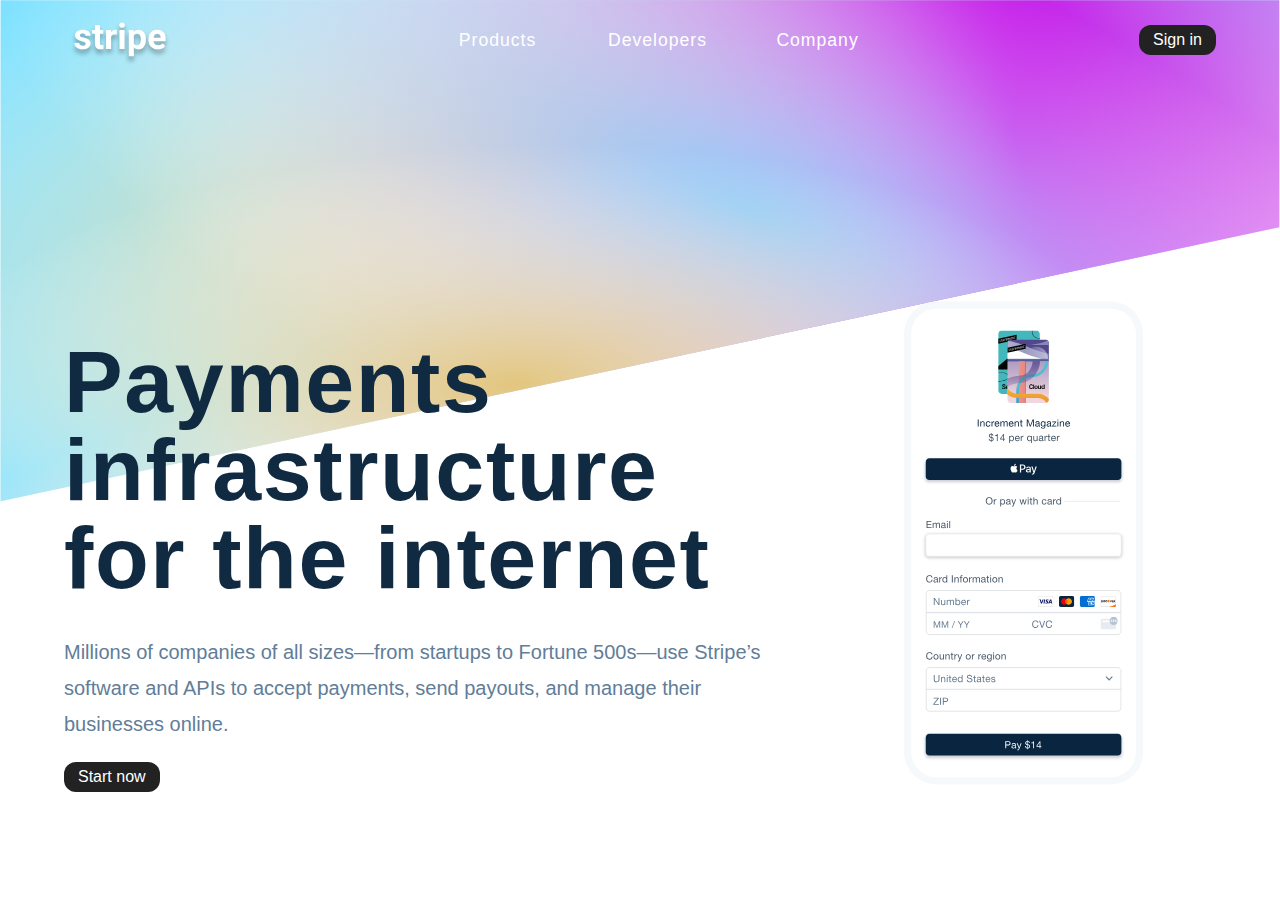
<file: index.html>
<!DOCTYPE html>
<html lang="en">
  <head>
    <meta charset="UTF-8" />
    <meta name="viewport" content="width=device-width, initial-scale=1.0" />
    <title>Clever Akanimoh - Stripe Menu</title>
    <!-- font-awesome -->
    <link
      rel="stylesheet"
      href="https://cdnjs.cloudflare.com/ajax/libs/font-awesome/5.14.0/css/all.min.css"
    />

    <!-- stylesheet -->
    <link rel="stylesheet" href="style.css" />
  </head>
  <body>
    <!-- navbar -->
    <nav class="nav">
      <div class="nav-center">
        <div class="nav-header">
          <img src="logo.svg" class="nav-logo" alt="" />
          <button class="btn toggle-btn">
            <i class="fas fa-bars"></i>
          </button>
        </div>
        <ul class="nav-links">
          <li>
            <button class="link-btn">products</button>
          </li>
          <li>
            <button class="link-btn">developers</button>
          </li>
          <li>
            <button class="link-btn">company</button>
          </li>
        </ul>
        <button class="btn signin-btn">Sign in</button>
      </div>
    </nav>
    <!-- hero  -->
    <section class="hero">
      <div class="hero-center">
        <article class="hero-info">
          <h1>
            Payments infrastructure <br />
            for the internet
          </h1>
          <p>
            Millions of companies of all sizes—from startups to Fortune 500s—use
            Stripe’s software and APIs to accept payments, send payouts, and
            manage their businesses online.
          </p>
          <button class="btn">Start now</button>
        </article>
        <article class="hero-images">
          <img src="phone.svg" class="phone-img" alt="" />
        </article>
      </div>
    </section>
    <!-- sidebar -->
    <div class="sidebar-wrapper">
      <aside class="sidebar">
        <button class="close-btn">
          <i class="fas fa-times"></i>
        </button>
        <div class="sidebar-links"></div>
        <!-- links -->
      </aside>
    </div>
    <!-- links -->
    <aside class="submenu"></aside>
    <script type="module" src="app.js"></script>
  </body>
</html>
</file>
<file: style.css>
/*
=============== 
Variables
===============
*/

:root {
  /* dark shades of primary color*/
  --clr-primary-1: hsl(205, 86%, 17%);
  --clr-primary-2: hsl(205, 77%, 27%);
  --clr-primary-3: hsl(205, 72%, 37%);
  --clr-primary-4: hsl(205, 63%, 48%);
  /* primary/main color */
  --clr-primary-5: hsl(205, 78%, 60%);
  /* lighter shades of primary color */
  --clr-primary-6: hsl(205, 89%, 70%);
  --clr-primary-7: hsl(205, 90%, 76%);
  --clr-primary-8: hsl(205, 86%, 81%);
  --clr-primary-9: hsl(205, 90%, 88%);
  --clr-primary-10: hsl(205, 100%, 96%);
  /* darkest grey - used for headings */
  --clr-grey-1: hsl(209, 61%, 16%);
  --clr-grey-2: hsl(211, 39%, 23%);
  --clr-grey-3: hsl(209, 34%, 30%);
  --clr-grey-4: hsl(209, 28%, 39%);
  /* grey used for paragraphs */
  --clr-grey-5: hsl(210, 22%, 49%);
  --clr-grey-6: hsl(209, 23%, 60%);
  --clr-grey-7: hsl(211, 27%, 70%);
  --clr-grey-8: hsl(210, 31%, 80%);
  --clr-grey-9: hsl(212, 33%, 89%);
  --clr-grey-10: hsl(210, 36%, 96%);
  --clr-white: #fff;
  --clr-red-dark: hsl(360, 67%, 44%);
  --clr-red-light: hsl(360, 71%, 66%);
  --clr-green-dark: hsl(125, 67%, 44%);
  --clr-green-light: hsl(125, 71%, 66%);
  --clr-black: #222;

  --transition: all 0.3s linear;
  --spacing: 0.1rem;
  --radius: 0.75rem;
  --light-shadow: 0 5px 15px rgba(0, 0, 0, 0.1);
  --dark-shadow: 0 5px 15px rgba(0, 0, 0, 0.2);
  --max-width: 1170px;
  --fixed-width: 620px;
}
/*
=============== 
Global Styles
===============
*/

*,
::after,
::before {
  margin: 0;
  padding: 0;
  box-sizing: border-box;
}
body {
  font-family: -apple-system, BlinkMacSystemFont, 'Segoe UI', Roboto, Oxygen,
    Ubuntu, Cantarell, 'Open Sans', 'Helvetica Neue', sans-serif;
  background: var(--clr-white);
  color: var(--clr-grey-1);
  line-height: 1.5;
  font-size: 0.875rem;
}
ul {
  list-style-type: none;
}
a {
  text-decoration: none;
}
h1,
h2,
h3,
h4 {
  letter-spacing: var(--spacing);
  text-transform: capitalize;
  line-height: 1.25;
  margin-bottom: 0.75rem;
}
h1 {
  font-size: 2.75rem;
}
h2 {
  font-size: 2rem;
}
h3 {
  font-size: 1.25rem;
}
h4 {
  font-size: 0.875rem;
}
p {
  margin-bottom: 1.25rem;
  color: var(--clr-grey-5);
}
@media screen and (min-width: 800px) {
  h1 {
    font-size: 4rem;
  }
  h2 {
    font-size: 2.5rem;
  }
  h3 {
    font-size: 1.75rem;
  }
  h4 {
    font-size: 1rem;
  }
  body {
    font-size: 1rem;
  }
  h1,
  h2,
  h3,
  h4 {
    line-height: 1;
  }
}

/*
=============== 
Stripe Styles
===============
*/
.nav {
  height: 5rem;
  display: flex;
  align-items: center;
  justify-content: center;
  background: transparent;
  position: relative;
  z-index: 1;
}
.nav-center {
  width: 90vw;
  max-width: var(--max-width);
}
.nav-header {
  display: flex;
  justify-content: space-between;
  align-items: center;
}
.btn {
  font-size: 1rem;
  padding: 0.25rem 0.75rem;
  border-radius: var(--radius);
  border-color: transparent;
  color: white;
  background: var(--clr-black);
  cursor: pointer;
  transition: var(--transition);
}
.btn:hover {
  background: var(--clr-grey-5);
}
.nav-links {
  display: none;
}
.signin-btn {
  display: none;
}
.hero::before {
  content: '';
  position: absolute;
  width: 100%;
  height: 65%;
  top: 0;
  left: 0;
  background: url(hero.svg);
  background-size: cover;
  background-repeat: no-repeat;
  z-index: -1;
}
.hero {
  position: relative;
  min-height: 100vh;
  margin-top: -5rem;
  display: grid;
  grid-template-columns: 1fr;
  justify-items: center;
}
.hero-center {
  width: 90vw;
  max-width: var(--max-width);
  display: grid;
  align-items: center;
}

.hero-info h1 {
  text-transform: none;
  max-width: 500px;
  margin-bottom: 2rem;
}
.hero-info p {
  max-width: 35em;
  line-height: 1.8;
}
.hero-images {
  display: none;
}

/* nav media query */
@media screen and (min-width: 800px) {
  .nav-center {
    display: grid;
    grid-template-columns: auto 1fr auto;
    align-items: center;
  }
  .toggle-btn {
    display: none;
  }
  .signin-btn {
    display: inline-block;
  }
  .nav-links {
    display: block;
    justify-self: center;
    display: grid;
    grid-template-columns: 1fr 1fr 1fr;
    text-align: center;
    height: 100%;
    display: grid;
    align-items: center;
  }
  .nav-links li {
    height: 100%;
  }
  .link-btn {
    height: 100%;
    background: transparent;
    border-color: transparent;
    font-size: 1.1rem;
    color: white;
    text-transform: capitalize;
    letter-spacing: 1px;
    width: 10rem;
  }
}

/* hero media query */
@media screen and (min-width: 800px) {
  .hero::before {
    background-size: contain;
    height: 100%;
  }
  .hero-center {
    grid-template-columns: 2fr 1fr;
  }

  .hero-info h1 {
    font-size: 3rem;
  }
  .hero-info p {
    font-size: 1.25rem;
  }
  .hero-images {
    display: block;
    justify-self: center;
  }
  .phone-img {
    width: 12rem;
  }
}

@media screen and (min-width: 1200px) {
  .hero-center {
    grid-template-columns: 2fr 1fr;
    align-items: end;
    padding-bottom: 12vh;
  }
  .hero-info h1 {
    max-width: 100%;
    font-size: 5.5rem;
  }
  .hero-images {
    align-self: end;
  }
  .phone-img {
    width: 15rem;
  }
}
@media screen and (min-width: 1400px) {
  .hero-center {
    padding-bottom: 20vh;
  }
  .phone-img {
    width: 17rem;
  }
}

/* sidebar */
.sidebar-wrapper {
  position: fixed;
  top: 0;
  left: 0;
  width: 100%;
  height: 100%;
  display: grid;
  place-items: center;
  visibility: hidden;
  z-index: -999;
  transition: var(--transition);
  transform: scale(0);
  background: rgba(0, 0, 0, 0.5);
}
.sidebar-wrapper.show {
  visibility: visible;
  z-index: 2;
  transform: scale(1);
}
.sidebar {
  width: 90vw;
  height: 95vh;
  max-width: var(--fixed-width);
  background: var(--clr-white);
  border-radius: var(--radius);
  box-shadow: var(--dark-shadow);
  position: relative;
  padding: 4rem 2rem;
}
.close-btn {
  font-size: 2rem;
  background: transparent;
  border-color: transparent;
  color: var(--clr-grey-5);
  position: absolute;
  top: 1rem;
  right: 1rem;
  cursor: pointer;
}
.sidebar article {
  margin-bottom: 2rem;
}
.sidebar-sublinks {
  display: grid;
  grid-template-columns: 1fr 1fr;
  row-gap: 0.25rem;
}
.sidebar-sublinks a {
  display: block;
  color: var(--clr-grey-1);
  text-transform: capitalize;
}
.sidebar-sublinks i {
  color: var(--clr-grey-5);
  margin-right: 1rem;
}

@media screen and (min-width: 800px) {
  .sidebar-wrapper {
    display: none;
  }
}

/* links */
.submenu {
  background: var(--clr-white);
  box-shadow: var(--dark-shadow);
  position: absolute;
  top: 4rem;
  left: 50%;
  transform: translateX(-50%);
  z-index: 3;
  display: none;
  padding: 2rem;
  border-radius: var(--radius);
}
.submenu::before {
  content: '';
  display: block;
  width: 0;
  height: 0;
  border-left: 5px solid transparent;
  border-right: 5px solid transparent;
  border-bottom: 5px solid var(--clr-white);
  position: absolute;
  top: -5px;
  left: 50%;
  transform: translateX(-50%);
}

.submenu.show {
  display: block;
}

.submenu-center {
  display: grid;
  gap: 0.25rem 2rem;
}
.col-2 {
  grid-template-columns: repeat(2, 1fr);
}
.col-3 {
  grid-template-columns: repeat(3, 1fr);
}
.col-4 {
  grid-template-columns: repeat(4, 1fr);
}
.submenu h4 {
  margin-bottom: 1.5rem;
}
.submenu-center a {
  width: 10rem;
  display: block;
  color: var(--clr-grey-1);
  text-transform: capitalize;
}
.submenu-center i {
  color: var(--clr-grey-5);
  margin-right: 1rem;
}
</file>
